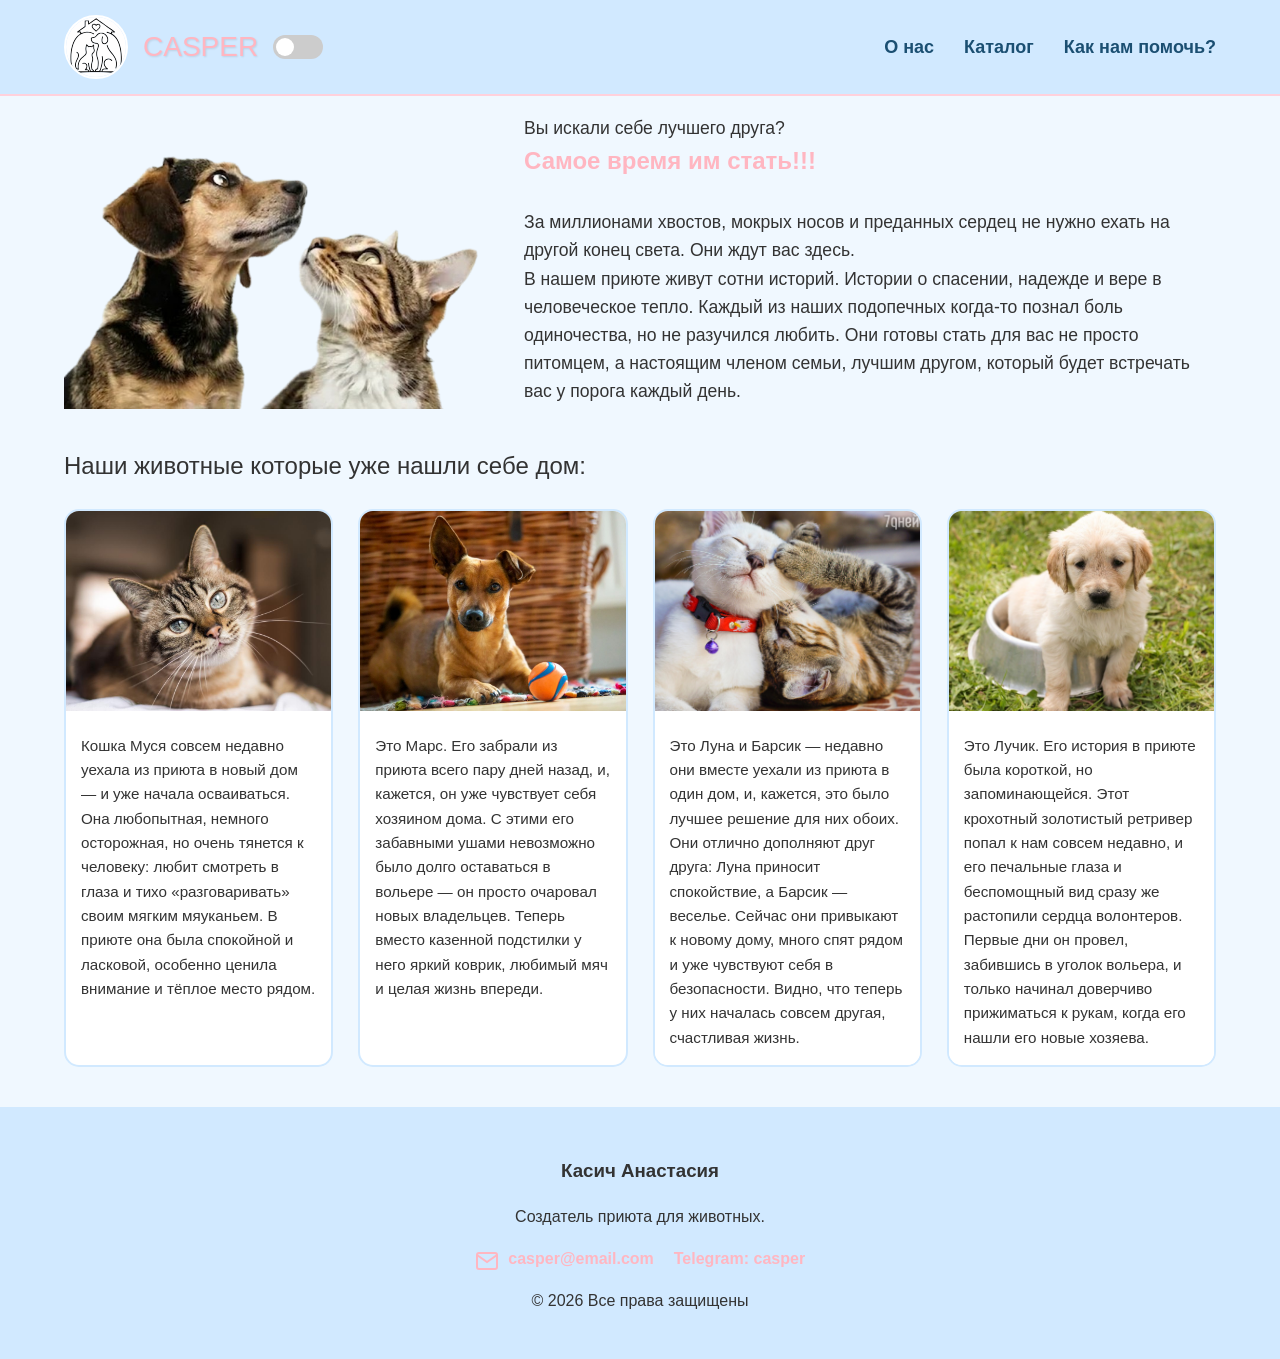
<file: index.html>
<!DOCTYPE html>
<html lang="ru">

<head>
    <meta charset="UTF-8">
    <meta name="viewport" content="width=device-width, initial-scale=1.0">
    <link rel="stylesheet" href="theme.css">
    <link rel="stylesheet" href="1.css">
    <title>Приют для животных</title>
</head>

<body>
    <header class="header">
    <div class="logo-group">
        <img class="logotip-img" src="фото/logo.svg" alt="Логотип">
        <a href="index.html" class="casper">CASPER</a>
        <label class="switch">
            <input type="checkbox" id="theme-toggle">
            <span class="slider round"></span>
        </label>
    </div>

    <input type="checkbox" id="burger-check" class="burger-checkbox">

<label for="burger-check" class="burger-menu">
    <span></span>
    <span></span>
    <span></span>
</label>

    <nav class="nav-menu">
        <ul>
            <li><a href="pg1.html">О нас</a></li>
            <li><a href="pg3.html">Каталог</a></li>
            <li><a href="pg2.html">Как нам помочь?</a></li>
        </ul>
    </nav>
</header>
    <div class="main-row" style="display: flex; align-items: center; gap: 10px; padding-left: 64px; padding-right: 64px;">
  <img src="фото/глав2.png" width="450" height="300" alt="пес и кот">
    <p class="section1">Вы искали себе лучшего друга? <span>Самое время им стать!!!</span><br>
    За миллионами хвостов, мокрых носов и преданных сердец не нужно ехать на другой конец света. Они ждут вас здесь.<br>
    В нашем приюте живут сотни историй. Истории о спасении, надежде и вере в человеческое тепло. Каждый из наших подопечных когда-то познал боль одиночества, но не разучился любить. Они готовы стать для вас не просто питомцем, а настоящим членом семьи, лучшим другом, который будет встречать вас у порога каждый день.</p>
</div>
<div class="text1"> <p>Наши животные которые уже нашли себе дом:</p></div>
<div class="grid-container">
  <div class="item">
    <img src="фото/котглав1.jpg" alt="Фото 1">
    <div class="caption">Кошка Муся совсем недавно уехала из приюта в новый дом — и уже начала осваиваться. Она любопытная, немного осторожная, но очень тянется к человеку: любит смотреть в глаза и тихо «разговаривать» своим мягким мяуканьем. В приюте она была спокойной и ласковой, особенно ценила внимание и тёплое место рядом.</div>
  </div>
  <div class="item">
    <img src="фото/собакглав3.jpg" alt="Фото 2">
    <div class="caption">Это Марс. Его забрали из приюта всего пару дней назад, и, кажется, он уже чувствует себя хозяином дома.
С этими его забавными ушами невозможно было долго оставаться в вольере — он просто очаровал новых владельцев. Теперь вместо казенной подстилки у него яркий коврик, любимый мяч и целая жизнь впереди.</div>
  </div>
  <div class="item">
    <img src="фото/котыглав2.jpg" alt="Фото 3">
    <div class="caption">Это Луна и Барсик — недавно они вместе уехали из приюта в один дом, и, кажется, это было лучшее решение для них обоих. Они отлично дополняют друг друга: Луна приносит спокойствие, а Барсик — веселье. Сейчас они привыкают к новому дому, много спят рядом и уже чувствуют себя в безопасности. Видно, что теперь у них началась совсем другая, счастливая жизнь.</div>
  </div>
  <div class="item">
    <img src="фото/собакглав4.jpg" alt="Фото 4">
    <div class="caption">Это Лучик. Его история в приюте была короткой, но запоминающейся.  Этот  крохотный  золотистый  ретривер  попал  к  нам  совсем  недавно,  и  его  печальные  глаза  и  беспомощный  вид  сразу  же  растопили  сердца  волонтеров. Первые  дни  он  провел,  забившись  в  уголок  вольера,  и  только  начинал  доверчиво  прижиматься  к  рукам,  когда  его  нашли  его  новые  хозяева.</div>
  </div>
</div>
<footer class="site-footer">
  <div class="footer-content">
    <h3>Касич Анастасия</h3>
    <p>Создатель приюта для животных.</p>
    
    <ul class="socials">
      <li><a href="casper@email.com">
        <svg width="24" height="24" viewBox="0 0 24 24" fill="none" stroke="currentColor" stroke-width="2" 
       style="vertical-align: middle; margin-right: 5px; transform: translateY(1px);">
    <path d="M4 4h16c1.1 0 2 .9 2 2v12c0 1.1-.9 2-2 2H4c-1.1 0-2-.9-2-2V6c0-1.1.9-2 2-2z"></path>
    <polyline points="22,6 12,13 2,6"></polyline>
  </svg>
        casper@email.com</a></li>
      <li><a href="casper">Telegram: casper</a></li>
    </ul>
  </div>
  <div class="footer-bottom">
    <p>&copy; 2026 Все права защищены</p>
  </div>
</footer>
<script src="script.js"></script>
</body>
</html>
</file>
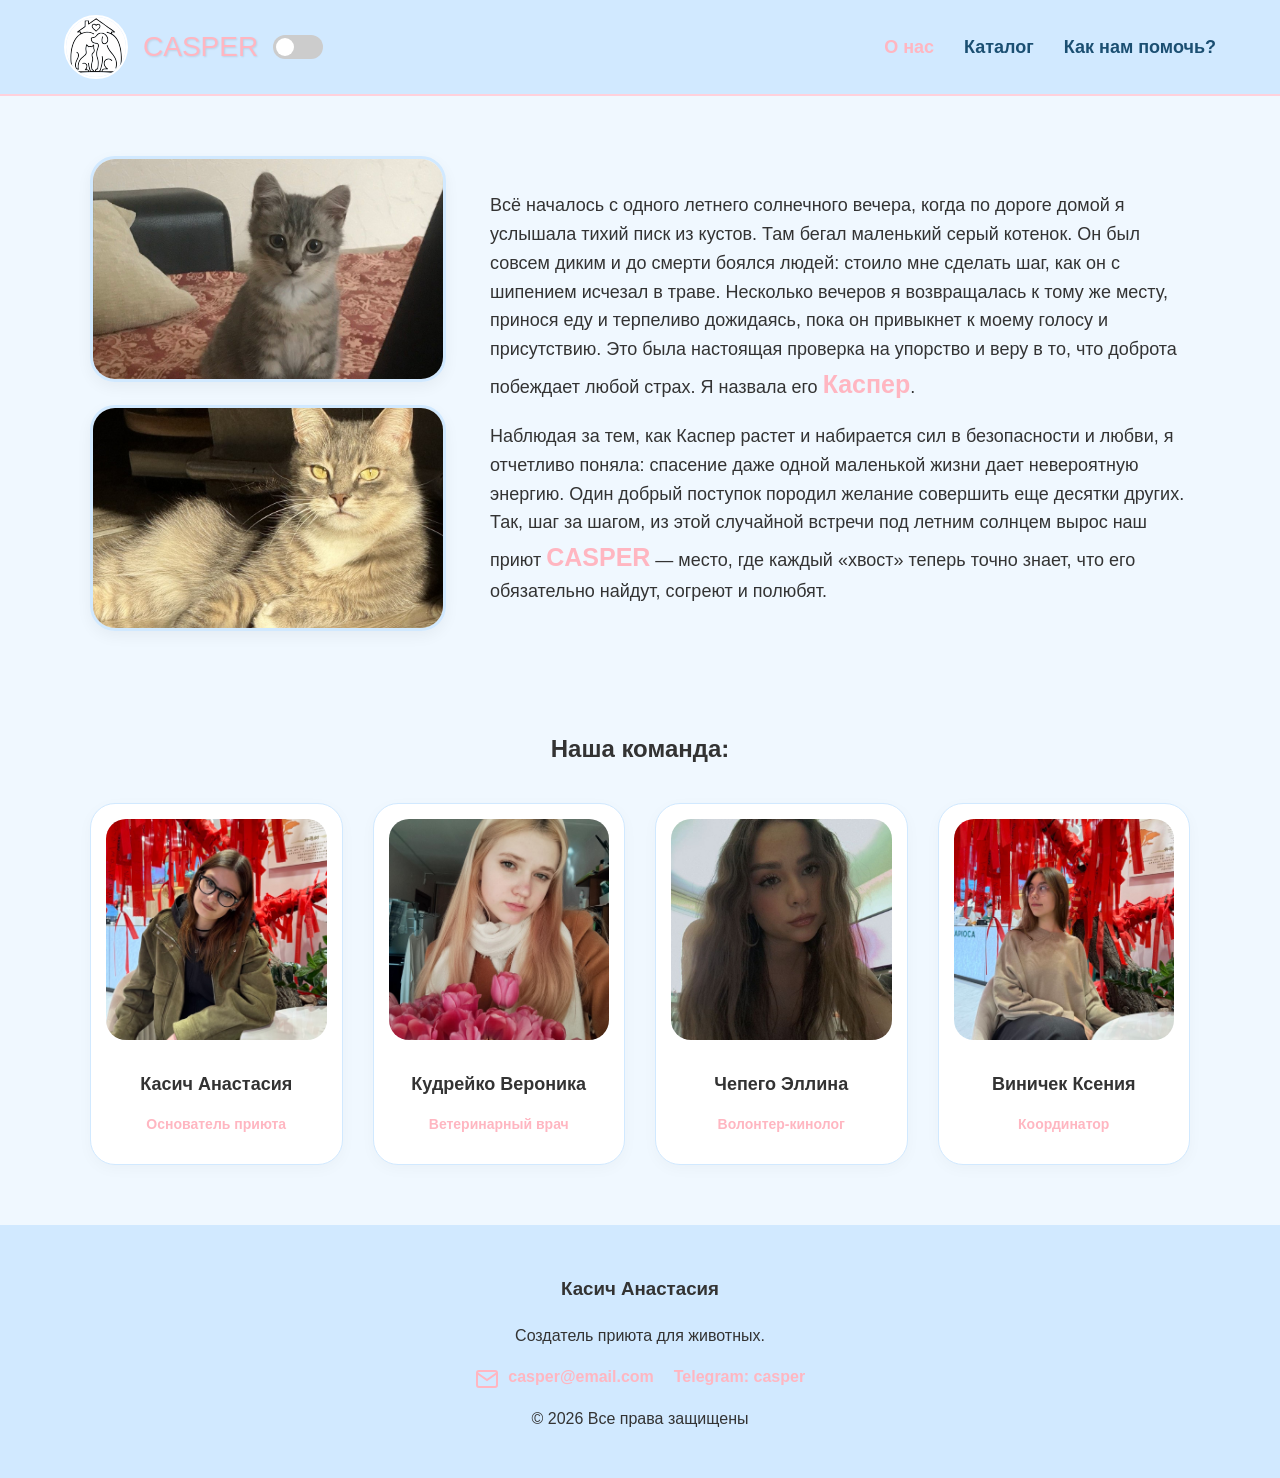
<file: pg1.html>
<!DOCTYPE html>
<html lang="ru">
<head>
    <meta charset="UTF-8">
    <meta name="viewport" content="width=device-width, initial-scale=1.0">
    <link rel="stylesheet" href="theme.css">
    <link rel="stylesheet" href="2.css">
    <title>О нас</title>
</head>
<body>
    <header class="header">
    <div class="logo-group">
        <img class="logotip-img" src="фото/logo.svg" alt="Логотип">
        <a href="index.html" class="casper">CASPER</a>
        <label class="switch">
            <input type="checkbox" id="theme-toggle">
            <span class="slider round"></span>
        </label>
    </div>

    <input type="checkbox" id="burger-check" class="burger-checkbox">
    <label for="burger-check" class="burger-menu">
        <span></span>
        <span></span>
        <span></span>
    </label>

    <nav class="nav-menu">
        <ul>
            <li><a href="pg1.html" class="active" style="color: #FFB6C1;">О нас</a></li>
            <li><a href="pg3.html">Каталог</a></li>
            <li><a href="pg2.html">Как нам помочь?</a></li>
        </ul>
    </nav>
</header>
<section class="about-us-section">
    <div class="about-container">
        <div class="about-photo-grid-2">
            <div class="photo-item"><img src="фото/каспер1.jpg" alt="Рыжий кот Макс"></div>
            <div class="photo-item"><img src="фото/каспер2.jpg" alt="Жизнь в приюте"></div>
        </div>

        <div class="about-content">
            <div class="about-text-block">
                <p>Всё началось с одного летнего солнечного вечера, когда по дороге домой я услышала тихий писк из кустов. Там бегал маленький серый котенок. Он был совсем диким и до смерти боялся людей: стоило мне сделать шаг, как он с шипением исчезал в траве. Несколько вечеров я возвращалась к тому же месту, принося еду и терпеливо дожидаясь, пока он привыкнет к моему голосу и присутствию. Это была настоящая проверка на упорство и веру в то, что доброта побеждает любой страх. Я назвала его <strong>Каспер</strong>.</p>
                <p>Наблюдая за тем, как Каспер растет и набирается сил в безопасности и любви, я отчетливо поняла: спасение даже одной маленькой жизни дает невероятную энергию. Один добрый поступок породил желание совершить еще десятки других. Так, шаг за шагом, из этой случайной встречи под летним солнцем вырос наш приют <strong>CASPER</strong> — место, где каждый «хвост» теперь точно знает, что его обязательно найдут, согреют и полюбят.</p>
            </div>
            
        </div>
    </div>
</section>
  <section class="team-section">
    <div class="container">
        <h4 class="team-label">Наша команда:</h4>
        <div class="team-grid">
            
            <div class="team-card">
                <div class="team-photo">
                    <img src="фото/сотрудник1.jpg" alt="Сотрудник">
                </div>
                <div class="team-info">
                    <h5>Касич Анастасия</h5>
                    <p>Основатель приюта</p>
                </div>
            </div>

            <div class="team-card">
                <div class="team-photo">
                    <img src="фото/сотрудник2.jpg" alt="Сотрудник">
                </div>
                <div class="team-info">
                    <h5>Кудрейко Вероника</h5>
                    <p>Ветеринарный врач</p>
                </div>
            </div>

            <div class="team-card">
                <div class="team-photo">
                    <img src="фото/сотрудник3.jpg" alt="Сотрудник">
                </div>
                <div class="team-info">
                    <h5>Чепего Эллина</h5>
                    <p>Волонтер-кинолог</p>
                </div>
            </div>

            <div class="team-card">
                <div class="team-photo">
                    <img src="фото/сотрудник4.jpg" alt="Сотрудник">
                </div>
                <div class="team-info">
                    <h5>Виничек Ксения</h5>
                    <p>Координатор</p>
                </div>
            </div>

        </div>
    </div>
</section>
<footer class="site-footer">
  <div class="footer-content">
    <h3>Касич Анастасия</h3>
    <p>Создатель приюта для животных.</p>
    
    <ul class="socials">
      <li><a href="casper@email.com">
        <svg width="24" height="24" viewBox="0 0 24 24" fill="none" stroke="currentColor" stroke-width="2" 
       style="vertical-align: middle; margin-right: 5px; transform: translateY(1px);">
    <path d="M4 4h16c1.1 0 2 .9 2 2v12c0 1.1-.9 2-2 2H4c-1.1 0-2-.9-2-2V6c0-1.1.9-2 2-2z"></path>
    <polyline points="22,6 12,13 2,6"></polyline>
  </svg>
        casper@email.com</a></li>
      <li><a href="casper">Telegram: casper</a></li>
    </ul>
  </div>
  <div class="footer-bottom">
    <p>&copy; 2026 Все права защищены</p>
  </div>
</footer>
<script src="script.js"></script>
</body>
</html>
</file>
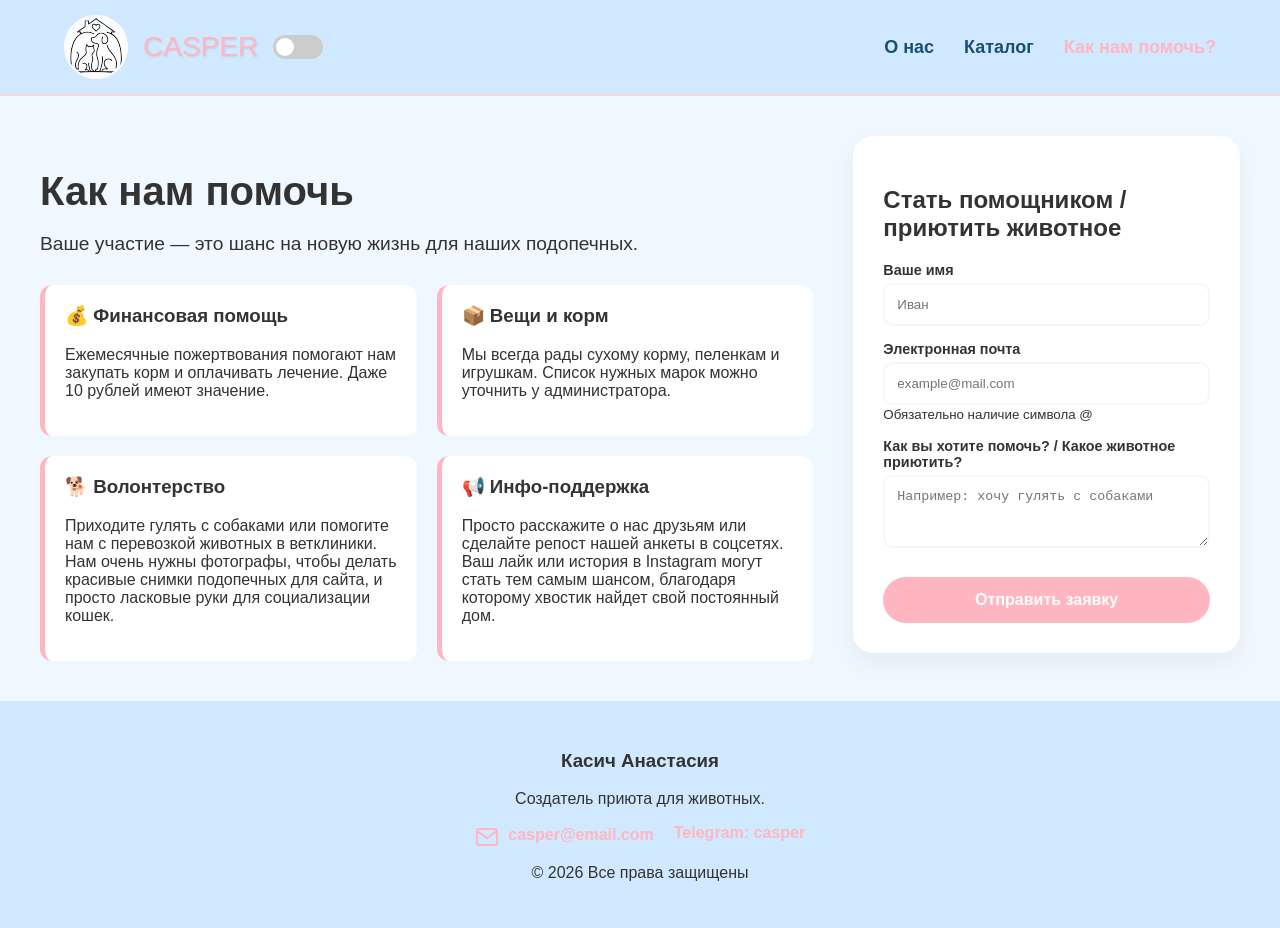
<file: pg2.html>
<!DOCTYPE html>
<html lang="ru">
<head>
    <meta charset="UTF-8">
    <meta name="viewport" content="width=device-width, initial-scale=1.0">
    <title>Как нам помочь?</title>
    <link rel="stylesheet" href="theme.css">
    <link rel="stylesheet" href="3.css">
</head>
<body>
<header class="header">
    <div class="logo-group">
        <img class="logotip-img" src="фото/logo.svg" alt="Логотип">
        <a href="index.html" class="casper">CASPER</a>
        <label class="switch">
            <input type="checkbox" id="theme-toggle">
            <span class="slider round"></span>
        </label>
    </div>

    <input type="checkbox" id="burger-check" class="burger-checkbox">
    <label for="burger-check" class="burger-menu">
        <span></span>
        <span></span>
        <span></span>
    </label>

    <nav class="nav-menu">
        <ul>
            <li><a href="pg1.html">О нас</a></li>
            <li><a href="pg3.html">Каталог</a></li>
            <li><a href="pg2.html" class="active" style="color: #FFB6C1;">Как нам помочь?</a></li>
        </ul>
    </nav>
</header>
<div class="main-layout">
    <section class="info-side">
        <h1>Как нам помочь</h1>
        <p class="intro">Ваше участие — это шанс на новую жизнь для наших подопечных.</p>

        <div class="help-grid">
            <div class="help-item">
                <h3>💰 Финансовая помощь</h3>
                <p>Ежемесячные пожертвования помогают нам закупать корм и оплачивать лечение. Даже 10 рублей имеют значение.</p>
            </div>
            <div class="help-item">
                <h3>📦 Вещи и корм</h3>
                <p>Мы всегда рады сухому корму, пеленкам и игрушкам. Список нужных марок можно уточнить у администратора.</p>
            </div>
            <div class="help-item">
                <h3>🐕 Волонтерство</h3>
                <p>Приходите гулять с собаками или помогите нам с перевозкой животных в ветклиники. Нам очень нужны фотографы, чтобы делать красивые снимки подопечных для сайта, и просто ласковые руки для социализации кошек.</p>
            </div>
            <div class="help-item">
                <h3>📢 Инфо-поддержка</h3>
                <p>Просто расскажите о нас друзьям или сделайте репост нашей анкеты в соцсетях. Ваш лайк или история в Instagram могут стать тем самым шансом, благодаря которому хвостик найдет свой постоянный дом.</p>
            </div>
        </div>
    </section>

    <aside class="form-side">
        <div class="sticky-form-container">
            <div id="formContent">
                <h2>Стать помощником / приютить животное</h2>
                <form id="helpForm">
                    <div class="input-group">
                        <label for="name">Ваше имя</label>
                        <input type="text" id="name" required placeholder="Иван">
                    </div>

                    <div class="input-group">
                        <label for="email">Электронная почта</label>
                        <input type="email" id="email" required placeholder="example@mail.com">
                        <small class="hint">Обязательно наличие символа @</small>
                    </div>

                    <div class="input-group">
                        <label for="message">Как вы хотите помочь? / Какое животное приютить?</label>
                        <textarea id="message" rows="3" placeholder="Например: хочу гулять с собаками"></textarea>
                    </div>

                    <button type="submit" class="submit-btn">Отправить заявку</button>
                </form>
            </div>
        </div>
    </aside>
</div>
<footer class="site-footer">
  <div class="footer-content">
    <h3>Касич Анастасия</h3>
    <p>Создатель приюта для животных.</p>
    
    <ul class="socials">
      <li><a href="casper@email.com">
        <svg width="24" height="24" viewBox="0 0 24 24" fill="none" stroke="currentColor" stroke-width="2" 
       style="vertical-align: middle; margin-right: 5px; transform: translateY(1px);">
    <path d="M4 4h16c1.1 0 2 .9 2 2v12c0 1.1-.9 2-2 2H4c-1.1 0-2-.9-2-2V6c0-1.1.9-2 2-2z"></path>
    <polyline points="22,6 12,13 2,6"></polyline>
  </svg>
        casper@email.com
      </a></li>
      <li><a href="casper">Telegram: casper</a></li>
    </ul>
  </div>
  <div class="footer-bottom">
    <p>&copy; 2026 Все права защищены</p>
  </div>
</footer>
<script src="script.js"></script>
</body>

</html>
</file>
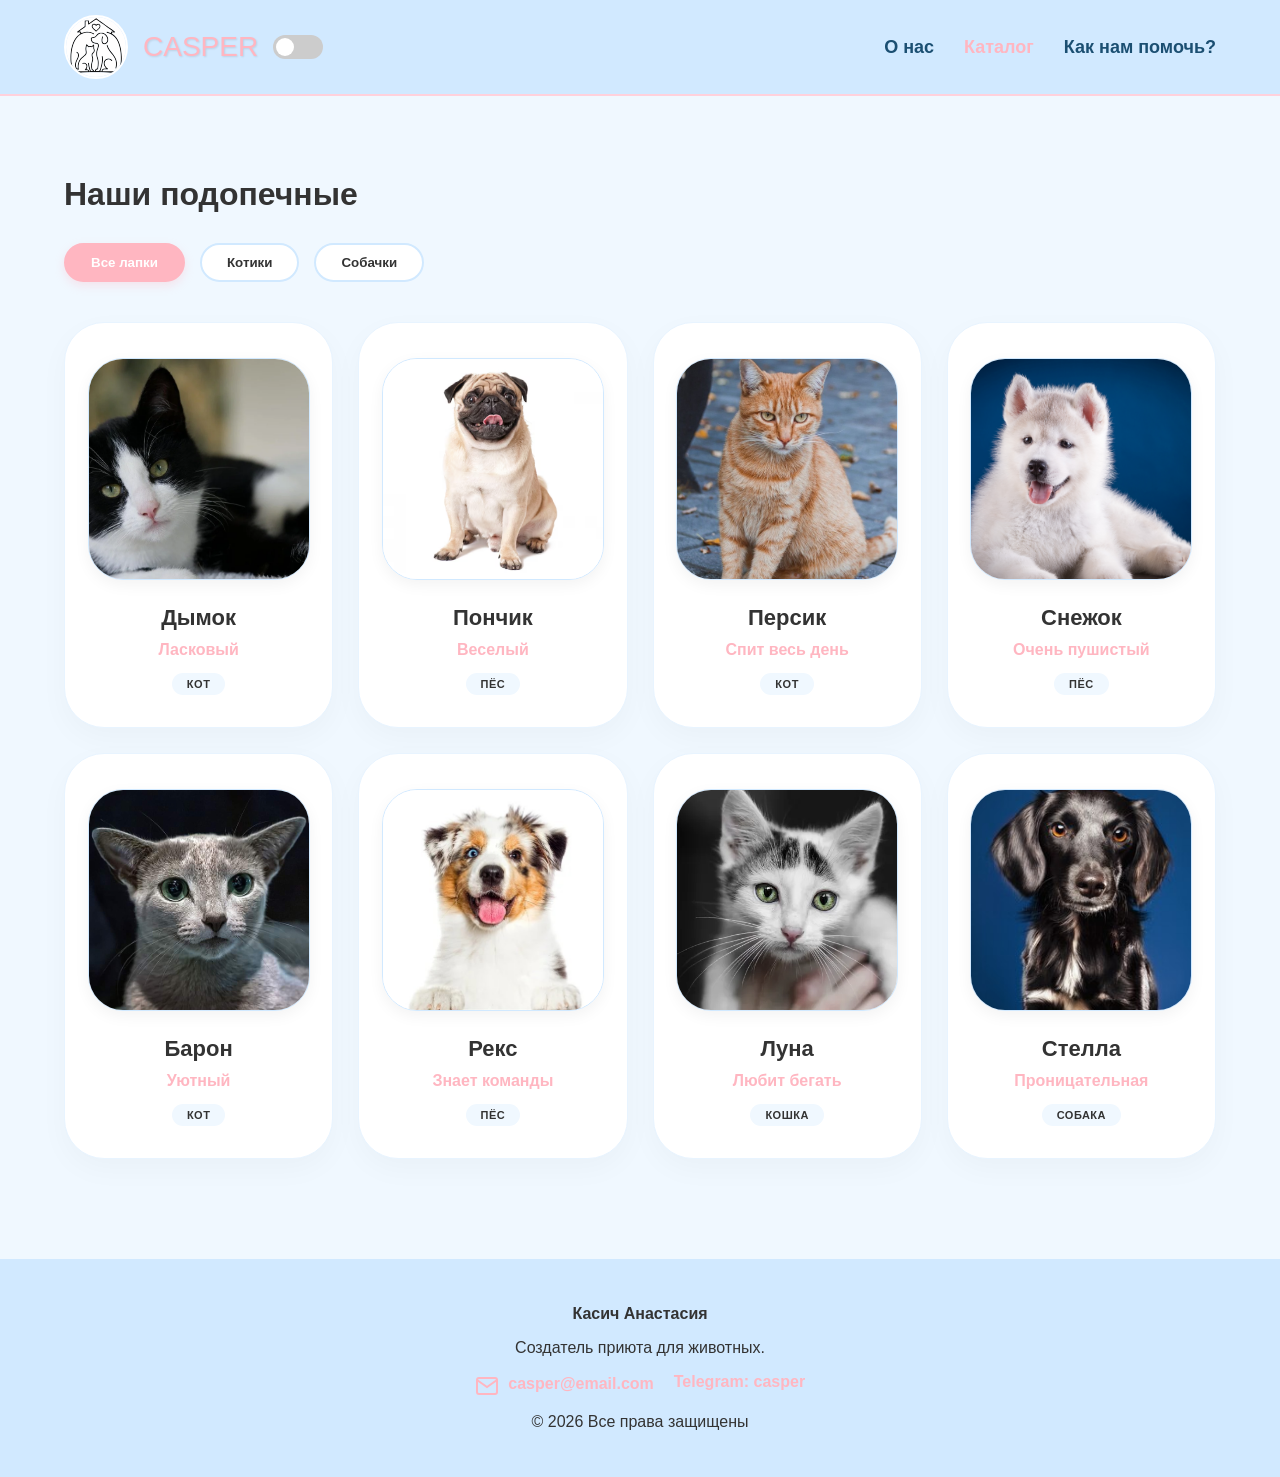
<file: pg3.html>
<!DOCTYPE html>
<html lang="ru">
<head>
    <meta charset="UTF-8">
    <meta name="viewport" content="width=device-width, initial-scale=1.0">
    <title>Каталог</title>
    <link rel="stylesheet" href="theme.css">
    <link rel="stylesheet" href="4.css">
</head>
<body>

<header class="header">
    <div class="logo-group">
        <img src="фото/logo.svg" alt="Logo" class="logotip-img">
        <a href="index.html" class="casper">CASPER</a>
        <label class="switch">
            <input type="checkbox" id="theme-toggle">
            <span class="slider round"></span>
        </label>
    </div>

    <input type="checkbox" id="burger-check" class="burger-checkbox">
    <label for="burger-check" class="burger-menu">
        <span></span>
        <span></span>
        <span></span>
    </label>

    <nav class="nav-menu">
        <ul>
            <li><a href="pg1.html">О нас</a></li>
            <li><a href="pg3.html" class="active" style="color: #FFB6C1;">Каталог</a></li>
            <li><a href="pg2.html">Как нам помочь?</a></li>
        </ul>
    </nav>
</header>

<main class="catalog-container">
    <div class="container">
        <div class="catalog-header-row">
            <h1 class="page-title-aligned">Наши подопечные</h1>
        </div>
        <div class="filter-section">
            <button class="filter-btn active" onclick="filterAnimals(event, 'all')">Все лапки</button>
            <button class="filter-btn" onclick="filterAnimals(event, 'cat')">Котики</button>
            <button class="filter-btn" onclick="filterAnimals(event, 'dog')">Собачки</button>
        </div>
        <div class="animals-grid" id="animalsGrid"></div>
    </div>
</main>

<footer class="site-footer">
  <div class="footer-content">
    <p class="name">Касич Анастасия</p>
    <p>Создатель приюта для животных.</p>
    
    <ul class="socials">
      <li><a href="mailto:casper@email.com">
        <svg width="24" height="24" viewBox="0 0 24 24" fill="none" stroke="currentColor" stroke-width="2" 
       style="vertical-align: middle; margin-right: 5px; transform: translateY(1px);">
    <path d="M4 4h16c1.1 0 2 .9 2 2v12c0 1.1-.9 2-2 2H4c-1.1 0-2-.9-2-2V6c0-1.1.9-2 2-2z"></path>
    <polyline points="22,6 12,13 2,6"></polyline>
  </svg>
        casper@email.com
      </a></li>
      <li><a href="https://t.me/casper">Telegram: casper</a></li>
    </ul>
  </div>
  <div class="footer-bottom">
    <p>&copy; 2026 Все права защищены</p>
  </div>
</footer>
<script src="script.js"></script>
</body>
</html>
</file>
<file: theme.css>
:root {
    --bg-main: #F0F8FF;
    --text-main: #333;
    --header-footer-bg: #D1E9FF;
    --nav-link-color: #1B4F72;
    --bg-item: #ffffff;
}
body.dark-theme {
    --bg-main: #1a1a1a;
    --text-main: #f0f0f0;
    --header-footer-bg: #2d2d2d;
    --nav-link-color: #ffffff;
    --bg-item:  #2d2d2d;
}
body, section, h1, .text1, .team-label, .tag{
    background-color: var(--bg-main) !important;
    color: var(--text-main) !important;
    transition: 0.3s; 
}
header, footer{
    background-color: var(--header-footer-bg) !important;
    color: var(--text-main) !important;
}
 .help-item, .sticky-form-container, .item, .caption, .team-card, h5, .filter-btn, .animal-card {
    background-color: var(--bg-item) !important;
    color: var(--text-main) !important;
 }
.nav-menu ul li a {
    color: var(--nav-link-color)!important; 
    transition: 0.3s; 
}
.intro, h3 {
    color: var(--text-main) !important;
}
.nav-menu ul li a.active {
    color: #FFB6C1 !important;
}
.nav-menu ul li a:hover {
    color: #FFB6C1 !important;
}
.switch {
  position: relative;
  display: inline-block;
  width: 50px;
  height: 24px;
}
.switch input { display: none; }
.slider {
  position: absolute;
  cursor: pointer;
  top: 0; left: 0; right: 0; bottom: 0;
  background-color: #ccc;
  transition: .4s;
  border-radius: 24px;
}
.slider:before {
  position: absolute;
  content: "";
  height: 18px; width: 18px;
  left: 3px; bottom: 3px;
  background-color: white;
  transition: .4s;
  border-radius: 50%;
}
input:checked + .slider { background-color: #FFB6C1; }
input:checked + .slider:before { transform: translateX(26px); }
@media (max-width: 850px) {
    body.dark-theme .burger-menu span {
        background-color: var(--text-main) !important;
    }
    body.dark-theme .nav-menu {
        background-color: var(--header-footer-bg) !important;
    }
}
</file>
<file: 1.css>
body {
    margin: 0;
    padding: 0;
    font-family: 'Segoe UI', Tahoma, Geneva, Verdana, sans-serif;
    background-color: #F0F8FF; 
    color: #333;
    line-height: 1.6;
}
.header {
    display: flex;
    justify-content: space-between; 
    align-items: center;
    padding: 15px 5%;
    background-color: #D1E9FF; 
    border-bottom: 2px solid #FFD1DC; 
}
.logo-group {
    display: flex;
    align-items: center;
    gap: 15px; 
}
.logotip-img {
    width: 60px;
    height: 60px;
    border-radius: 50%;
    border: 2px solid #fff;
    object-fit: cover;
}
.casper {
    font-family: 'SigmarOne-Regular', sans-serif;
    font-size: 28px;
    color: #FFB6C1; 
    text-decoration: none;
    text-shadow: 1px 1px 2px rgba(0,0,0,0.1); 
}
.nav-menu ul {
    display: flex;
    list-style: none;
    margin: 0;
    padding: 0;
}
.nav-menu ul li {
    margin-left: 30px; 
}
.nav-menu ul li a {
    text-decoration: none;
    color: #1B4F72; 
    font-weight: 600;
    font-size: 18px;
    transition: 0.3s;
}
.nav-menu ul li a:hover {
    color: #FFB6C1; 
}
.text1 {
    padding-left: 64px;
    color: #1B4F72;
    font-size: 24px;
}
.main-info {
    display: flex;
    flex-wrap: wrap;
    align-items: center;
    gap: 30px;
    padding: 40px 5%;
}
.main-info img {
    max-width: 100%;
    height: auto;
    border-radius: 20px;
    box-shadow: 0 10px 20px rgba(0,0,0,0.1);
}
.section1 {
    flex: 1;
    min-width: 300px;
    font-size: 1.1rem;
}
.section1 span {
    color: #FFB6C1; 
    font-weight: bold;
    display: block;
    font-size: 1.5rem;
}
.grid-title {
    text-align: center;
    padding: 20px;
    font-size: 1.4rem;
    color: #1B4F72;
}
.grid-container {
    display: grid;
    grid-template-columns: repeat(auto-fit, minmax(250px, 1fr)); 
    gap: 25px;
    padding: 0 5% 40px 5%;
}
.item {
    background: #fff;
    border-radius: 15px;
    overflow: hidden;
    transition: transform 0.3s;
    border: 2px solid #D1E9FF;
}
.item:hover {
    transform: translateY(-5px);
}
.item img {
    width: 100%;
    height: 200px;
    object-fit: cover;
}
.caption {
    padding: 15px;
    font-size: 0.95rem;
    color: #555;
}
.site-footer {
    background-color: #D1E9FF;
    color: #1B4F72;
    padding: 30px 5%;
    text-align: center;
}
.socials {
    list-style: none;
    padding: 0;
    display: flex;
    justify-content: center;
    gap: 20px;
}
.socials a {
    color: #FFB6C1;
    text-decoration: none;
    font-weight: bold;
}

input.burger-checkbox {
    display: none !important;
    visibility: hidden !important;
    position: absolute !important;
    left: -9999px !important;
}


@media (max-width: 850px) {
    .burger-menu {
        display: flex !important; 
        flex-direction: column;
        justify-content: space-between;
        width: 30px;
        height: 21px;
        cursor: pointer;
        z-index: 100;
    }

    .burger-menu span {
        display: block;
        height: 3px;
        width: 100%;
        background-color: #1B4F72;
        border-radius: 3px;
        transition: all 0.3s ease-in-out;
    }

    .burger-checkbox:checked ~ .burger-menu span:nth-child(1) {
        transform: translateY(9px) rotate(45deg) !important;
    }
    
    .burger-checkbox:checked ~ .burger-menu span:nth-child(2) {
        opacity: 0 !important;
    }
    
    .burger-checkbox:checked ~ .burger-menu span:nth-child(3) {
        transform: translateY(-9px) rotate(-45deg) !important;
    }
    .header {
        flex-direction: row !important; 
        justify-content: space-between;
        position: relative; 
    }

    .burger-menu {
        display: flex;
    }

    .nav-menu {
        display: none; 
        position: absolute;
        top: 100%; 
        left: 0;
        width: 100%;
        background-color: #D1E9FF;
        padding: 20px 0;
        box-shadow: 0 4px 6px rgba(0,0,0,0.1);
        z-index: 99;
    }

    .nav-menu ul {
        flex-direction: column !important;
        gap: 15px;
        padding: 0;
        margin: 0;
        align-items: center; 
    }
    .nav-menu ul li {
        margin-left: 0 !important; 
    }

    .burger-checkbox:checked ~ .nav-menu {
        display: block !important;
    }

    .burger-checkbox:checked ~ .burger-menu span:nth-child(1) {
        transform: translateY(9px) rotate(45deg);
    }
    .burger-checkbox:checked ~ .burger-menu span:nth-child(2) {
        opacity: 0;
    }
    .burger-checkbox:checked ~ .burger-menu span:nth-child(3) {
        transform: translateY(-9px) rotate(-45deg);
    }

    .main-row {
        flex-direction: column !important;
        padding-left: 20px !important;
        padding-right: 20px !important;
        text-align: center;
    }
    .main-row img {
        width: 100% !important;
        height: auto !important;
        max-width: 450px;
    }
    .text1 {
        padding-left: 0;
        text-align: center;
    }
}
</file>
<file: 2.css>
body {
    margin: 0;
    padding: 0;
    font-family: 'Segoe UI', Tahoma, Geneva, Verdana, sans-serif;
    background-color: #F0F8FF;
    color: #333;
    line-height: 1.6;
}
.container {
    max-width: 1100px;
    margin: 0 auto;
    padding: 0 20px;
}
.header {
    display: flex;
    justify-content: space-between;
    align-items: center;
    padding: 15px 5%;
    background-color: #D1E9FF; 
    border-bottom: 2px solid #FFD1DC; 
}
.logo-group {
    display: flex;
    align-items: center;
    gap: 15px;
}
.logotip-img {
    width: 60px;
    height: 60px;
    border-radius: 50%;
    border: 2px solid #fff;
    object-fit: cover;
}
.casper {
    font-family: 'SigmarOne-Regular', sans-serif;
    font-size: 28px;
    color: #FFB6C1; 
    text-decoration: none;
    text-shadow: 1px 1px 2px rgba(0,0,0,0.1);
}
.nav-menu ul {
    display: flex;
    list-style: none;
}
.nav-menu ul li {
    margin-left: 30px;
}
.nav-menu ul li a {
    text-decoration: none;
    color: #1B4F72;
    font-weight: 600;
    font-size: 18px;
    transition: 0.3s;
}
.nav-menu ul li a:hover {
    color: #FFB6C1;
}
.about-us-section {
    padding: 60px 20px;
    background-color: #F0F8FF;
}
.about-container {
    max-width: 1100px;
    margin: 0 auto;
    display: flex;
    align-items: center;
    gap: 50px;
}
.about-photo-grid-2 {
    flex: 0 0 350px;
    display: grid;
    grid-template-columns: 1fr;
    gap: 15px;
}
.about-photo-grid-2 .photo-item img {
    width: 100%;
    height: 220px;
    object-fit: cover;
    border-radius: 25px;
    border: 3px solid #D1E9FF;
    box-shadow: 0 5px 15px rgba(0, 0, 0, 0.05);
}
.about-content {
    flex: 1;
}
.about-text-block p {
    font-size: 18px;
    margin-bottom: 15px;
}
.about-text-block strong {
    color: #FFB6C1;
     font-size: 25px;
}
.team-section {
    padding: 0px 20px 60px 20px;
}
.team-label {
    font-weight: 600;
    color: #1B4F72;
    margin-bottom: 35px;
    text-align: center;
    font-size: 24px;
}
.team-grid {
    display: grid;
    grid-template-columns: repeat(4, 1fr);
    gap: 30px;
    max-width: 1100px;
    margin: 0 auto;
}
.team-card {
    background: white;
    border-radius: 25px;
    padding: 15px;
    text-align: center;
    box-shadow: 0 4px 15px rgba(0,0,0,0.03);
    border: 1px solid #D1E9FF;
    transition: 0.3s;
}
.team-card:hover {
    transform: translateY(-5px);
    border-color: #FFB6C1;
}
.team-photo {
    width: 100%;
    aspect-ratio: 1 / 1;
    overflow: hidden;
    border-radius: 20px;
    margin-bottom: 15px;
}
.team-photo img {
    width: 100%;
    height: 100%;
    object-fit: cover;
}
.team-info h5 {
    font-size: 18px;
    margin-bottom: 5px;
    color: #333;
}
.team-info p {
    font-size: 14px;
    color: #FFB6C1; 
    font-weight: 600;
}
.site-footer {
    background-color: #D1E9FF;
    color: #1B4F72;
    padding: 30px 5%;
    text-align: center;
}
.socials {
    list-style: none;
    padding: 0;
    display: flex;
    justify-content: center;
    gap: 20px;
}
.socials a {
    color: #FFB6C1;
    text-decoration: none;
    font-weight: bold;
}


input.burger-checkbox {
    display: none !important;
    visibility: hidden !important;
    position: absolute !important;
    left: -9999px !important;
}

.burger-menu {
    display: none;
    flex-direction: column;
    justify-content: space-between;
    width: 30px;
    height: 21px;
    cursor: pointer;
    z-index: 100;
}

.burger-menu span {
    display: block;
    height: 3px;
    width: 100%;
    background-color: #1B4F72;
    border-radius: 3px;
    transition: all 0.3s ease-in-out;
}

@media (max-width: 850px) {
    .header {
        flex-direction: row !important;
        justify-content: space-between !important;
        position: relative; 
    }

    .burger-menu {
        display: flex !important;
    }

    .nav-menu {
        display: none;
        position: absolute;
        top: 100%;
        left: 0;
        width: 100%;
        background-color: #D1E9FF;
        padding: 20px 0;
        box-shadow: 0 4px 6px rgba(0,0,0,0.1);
        z-index: 99;
    }

    .nav-menu ul {
        flex-direction: column !important;
        gap: 15px;
        padding: 0;
        margin: 0;
        align-items: center;
    }

    .nav-menu ul li {
        margin-left: 0 !important; 
    }

    .burger-checkbox:checked ~ .nav-menu {
        display: block !important;
    }

    .burger-checkbox:checked ~ .burger-menu span:nth-child(1) {
        transform: translateY(9px) rotate(45deg) !important;
    }
    
    .burger-checkbox:checked ~ .burger-menu span:nth-child(2) {
        opacity: 0 !important;
    }
    
    .burger-checkbox:checked ~ .burger-menu span:nth-child(3) {
        transform: translateY(-9px) rotate(-45deg) !important;
    }

    .about-container {
        flex-direction: column !important;
        text-align: center;
    }
    .team-grid {
        grid-template-columns: repeat(2, 1fr) !important;
        gap: 15px;
    }
    .about-photo-grid-2 {
        width: 100%;
        flex: 0 0 auto;
        grid-template-columns: 1fr 1fr;
        margin-bottom: 20px;
    }
    .about-photo-grid-2 .photo-item img {
        height: 150px;
    }
}
</file>
<file: 3.css>
body {
  background-color: #F0F8FF;
  font-family: "Segoe UI", sans-serif;
  margin: 0;
  color: #333;
}

.main-layout {
  display: flex;
  max-width: 1200px;
  margin: 0 auto;
  gap: 40px;
  padding: 40px 20px;
}

.header {
  display: flex;
  justify-content: space-between;
  align-items: center;
  padding: 15px 5%;
  background-color: #D1E9FF;
  border-bottom: 2px solid #FFD1DC;
}
.header .logo-group {
  display: flex;
  align-items: center;
  gap: 15px;
}
.header .logo-group .logotip-img {
  width: 60px;
  height: 60px;
  border-radius: 50%;
  border: 2px solid #ffffff;
  -o-object-fit: cover;
     object-fit: cover;
}
.header .logo-group .casper {
  font-family: "SigmarOne-Regular", sans-serif;
  font-size: 28px;
  color: #FFB6C1;
  text-decoration: none;
  text-shadow: 1px 1px 2px rgba(0, 0, 0, 0.1);
}
.header .nav-menu ul {
  display: flex;
  list-style: none;
}
.header .nav-menu ul li {
  margin-left: 30px;
}
.header .nav-menu ul li a {
  text-decoration: none;
  color: #1B4F72;
  font-weight: 600;
  font-size: 18px;
  transition: 0.3s ease;
}
.header .nav-menu ul li a:hover {
  color: #FFB6C1;
}

.info-side {
  flex: 2;
}
.info-side h1 {
  color: #333;
  font-size: 2.5rem;
  margin-bottom: 10px;
}
.info-side .intro {
  font-size: 1.2rem;
  color: #666;
  margin-bottom: 30px;
}
.info-side .help-grid {
  display: grid;
  grid-template-columns: 1fr 1fr;
  gap: 20px;
}
.info-side .help-grid .help-item {
  background: #ffffff;
  padding: 20px;
  border-radius: 12px;
  border-left: 5px solid #FFB6C1;
}
.info-side .help-grid .help-item h3 {
  margin-top: 0;
  color: #444;
}

.form-side {
  flex: 1;
}
.form-side .sticky-form-container {
  background: #ffffff;
  padding: 30px;
  border-radius: 20px;
  box-shadow: 0 10px 25px rgba(0, 0, 0, 0.05);
  position: sticky;
  top: 40px;
}
.form-side .sticky-form-container .input-group {
  margin-bottom: 15px;
}
.form-side .sticky-form-container .input-group label {
  display: block;
  margin-bottom: 5px;
  font-weight: 600;
  font-size: 0.9rem;
}
.form-side .sticky-form-container input, .form-side .sticky-form-container textarea {
  width: 100%;
  padding: 12px;
  border: 2px solid #F0F8FF;
  border-radius: 10px;
  box-sizing: border-box;
  transition: 0.3s ease;
}
.form-side .sticky-form-container input:focus, .form-side .sticky-form-container textarea:focus {
  border-color: #FFB6C1;
  outline: none;
}
.form-side .sticky-form-container .submit-btn {
  width: 100%;
  background-color: #FFB6C1;
  color: #ffffff;
  border: none;
  padding: 14px;
  border-radius: 30px;
  font-size: 1rem;
  cursor: pointer;
  font-weight: bold;
  margin-top: 10px;
  transition: 0.3s ease;
}
.form-side .sticky-form-container .submit-btn:hover {
  background-color: #FFA0B0;
}

.site-footer {
  background-color: #D1E9FF;
  color: #1B4F72;
  padding: 30px 5%;
  text-align: center;
}
.site-footer .socials {
  list-style: none;
  padding: 0;
  display: flex;
  justify-content: center;
  gap: 20px;
}
.site-footer .socials a {
  color: #FFB6C1;
  text-decoration: none;
  font-weight: bold;
  transition: 0.3s ease;
}
.site-footer .socials a:hover {
  opacity: 0.8;
}



input.burger-checkbox {
    display: none !important;
    visibility: hidden !important;
    position: absolute !important;
    left: -9999px !important;
}

.burger-menu {
    display: none;
    flex-direction: column;
    justify-content: space-between;
    width: 30px;
    height: 21px;
    cursor: pointer;
    z-index: 100;
}

.burger-menu span {
    display: block;
    height: 3px;
    width: 100%;
    background-color: #1B4F72;
    border-radius: 3px;
    transition: all 0.3s ease-in-out;
}


@media (max-width: 850px) {
    .main-layout {
        display: flex !important;
        flex-direction: column-reverse !important; 
        gap: 30px !important;               
        padding: 20px !important;             
    }

    .info-side, .form-side {
        width: 100% !important;                 
    }

    .form-side .sticky-form-container {
        position: static !important;       
        width: 100% !important;
        box-sizing: border-box;                  
    }

    .header {
        flex-direction: row !important;
        justify-content: space-between !important;
        position: relative;                 
    }
    .burger-menu {
        display: flex !important;
    }
    .nav-menu {
        display: none; 
        position: absolute;
        top: 100%;
        left: 0;
        width: 100%;
        background-color: #D1E9FF;
        padding: 20px 0;
        box-shadow: 0 4px 6px rgba(0,0,0,0.1);
        z-index: 99;
    }
    .nav-menu ul {
        flex-direction: column !important;
        gap: 15px !important;
        padding: 0 !important;
        margin: 0 !important;
        align-items: center !important;
    }
    .nav-menu ul li {
        margin-left: 0 !important;               
    }
    .burger-checkbox:checked ~ .nav-menu {
        display: block !important;
    }
    .burger-checkbox:checked ~ .burger-menu span:nth-child(1) {
        transform: translateY(9px) rotate(45deg) !important;
    }
    .burger-checkbox:checked ~ .burger-menu span:nth-child(2) {
        opacity: 0 !important;
    }
    .burger-checkbox:checked ~ .burger-menu span:nth-child(3) {
        transform: translateY(-9px) rotate(-45deg) !important;
    }
}

/*# sourceMappingURL=3.css.map */
</file>
<file: 4.css>
body {
    background-color: #F0F8FF;
    font-family: 'Segoe UI', Tahoma, Geneva, Verdana, sans-serif;
    margin: 0;
    color: #333;
}
.container {
    max-width: 1200px;
    margin: 0 auto;
    padding: 0 5%; 
}
.header {
    display: flex;
    justify-content: space-between;
    align-items: center;
    padding: 15px 5%;
    background-color: #D1E9FF;
    border-bottom: 2px solid #FFD1DC;
}
.logo-group {
    display: flex;
    align-items: center;
    gap: 15px;
}
.logotip-img {
    width: 60px;
    height: 60px;
    border-radius: 50%;
    border: 2px solid #fff;
    object-fit: cover;
}
.casper {
    font-family: 'SigmarOne-Regular', sans-serif;
    font-size: 28px;
    color: #FFB6C1;
    text-decoration: none;
    text-shadow: 1px 1px 2px rgba(0,0,0,0.1);
}
.nav-menu ul {
    display: flex;
    list-style: none;
    margin: 0;
    padding: 0;
}
.nav-menu ul li {
    margin-left: 30px;
}
.nav-menu ul li a {
    text-decoration: none;
    color: #1B4F72;
    font-weight: 600;
    font-size: 18px;
    transition: 0.3s;
}
.nav-menu ul li a:hover {
    color: #FFB6C1;
}
.catalog-container {
    padding: 40px 0;
    min-height: 100vh;
}
.page-title-aligned {
    font-family: 'SigmarOne-Regular', sans-serif;
    color: #1B4F72;
    margin: 40px 0 30px 0;
    text-align: left;
    font-size: 32px;
}
.filter-section {
    display: flex;
    justify-content: flex-start;
    gap: 15px;
    margin-bottom: 40px;
}
.filter-btn {
    background-color: white;
    border: 2px solid #D1E9FF;
    padding: 10px 25px;
    border-radius: 25px;
    cursor: pointer;
    font-weight: 600;
    color: #1B4F72;
    transition: 0.3s;
}
.filter-btn.active, .filter-btn:hover {
    background-color: #FFB6C1 !important;
    border-color: #FFB6C1 !important;
    color: white !important;
    box-shadow: 0 4px 10px rgba(255, 182, 193, 0.3);
}
.animals-grid {
    display: grid;
    grid-template-columns: repeat(4, 1fr);
    gap: 25px;
    padding-bottom: 60px;
}
.animal-card {
    background: white;
    border-radius: 40px; 
    padding: 35px 20px;
    text-align: center;
    border: 1px solid #E8F4FF;
    box-shadow: 0 10px 30px rgba(0,0,0,0.03); 
    display: flex;
    flex-direction: column;
    align-items: center;
    transition: transform 0.3s ease;
}
.animal-card:hover {
    transform: translateY(-10px);
    box-shadow: 0 15px 35px rgba(0,0,0,0.07);
}
.animal-photo {
    width: 220px; 
    height: 220px;
    border-radius: 35px; 
    overflow: hidden;
    border: 1px solid #D1E9FF; 
    margin-bottom: 25px;
    box-shadow: 0 5px 15px rgba(0,0,0,0.05);
}
.animal-photo img {
    width: 100%;
    height: 100%;
    object-fit: cover;
}
.animal-info h3 {
    margin: 0;
    color: #1B4F72;
    font-size: 22px;
    font-weight: 700;
}
.name {
    font-weight: bold;
}
.animal-info p {
    color: #FFB6C1;
    font-weight: 600;
    font-size: 16px;
    margin: 10px 0 15px 0;
}
.tag {
    font-size: 11px;
    color: #1B4F72;
    background: #F0F8FF;
    padding: 5px 15px;
    border-radius: 12px;
    font-weight: bold;
    text-transform: uppercase;
    letter-spacing: 0.5px;
}
.site-footer {
    background-color: #D1E9FF;
    color: #1B4F72;
    padding: 30px 5%;
    text-align: center;
}
.socials {
    list-style: none;
    padding: 0;
    display: flex;
    justify-content: center;
    gap: 20px;
}
.socials a {
    color: #FFB6C1;
    text-decoration: none;
    font-weight: bold;
}
@media (max-width: 1100px) {
    .animals-grid {
        grid-template-columns: repeat(2, 1fr);
        justify-items: stretch; 
        gap: 20px;
    }
}


input.burger-checkbox {
    display: none !important;
    visibility: hidden !important;
    position: absolute !important;
    left: -9999px !important;
}

.burger-menu {
    display: none;
    flex-direction: column;
    justify-content: space-between;
    width: 30px;
    height: 21px;
    cursor: pointer;
    z-index: 100;
}

.burger-menu span {
    display: block;
    height: 3px;
    width: 100%;
    background-color: #1B4F72;
    border-radius: 3px;
    transition: all 0.3s ease-in-out;
}

@media (max-width: 850px) {
    .header {
        flex-direction: row !important;
        justify-content: space-between !important;
        position: relative;
    }
    .burger-menu {
        display: flex !important;
    }
    .nav-menu {
        display: none; 
        position: absolute;
        top: 100%;
        left: 0;
        width: 100%;
        background-color: #D1E9FF;
        padding: 20px 0;
        box-shadow: 0 4px 6px rgba(0,0,0,0.1);
        z-index: 99;
    }
    .nav-menu ul {
        flex-direction: column !important;
        gap: 15px !important;
        padding: 0 !important;
        margin-top: 0 !important;
        align-items: center !important;
    }
    .nav-menu ul li {
        margin-left: 0 !important;
    }
    .burger-checkbox:checked ~ .nav-menu {
        display: block !important;
    }
    .burger-checkbox:checked ~ .burger-menu span:nth-child(1) {
        transform: translateY(9px) rotate(45deg) !important;
    }
    .burger-checkbox:checked ~ .burger-menu span:nth-child(2) {
        opacity: 0 !important;
    }
    .burger-checkbox:checked ~ .burger-menu span:nth-child(3) {
        transform: translateY(-9px) rotate(-45deg) !important;
    }

    .page-title-aligned {
        text-align: center !important;
    }
    .filter-section {
        justify-content: center !important;
        flex-wrap: wrap;
        gap: 10px;
    }
    .animals-grid {
        grid-template-columns: repeat(2, 1fr) !important; 
        justify-items: stretch !important;
        gap: 20px !important;
    }
}

@media (max-width: 600px) {
    .animals-grid {
        grid-template-columns: repeat(1, 1fr) !important;
        gap: 25px !important;
        padding: 0 10px !important;
    }
    .animal-card {
        width: 100% !important;
    }
}
</file>
